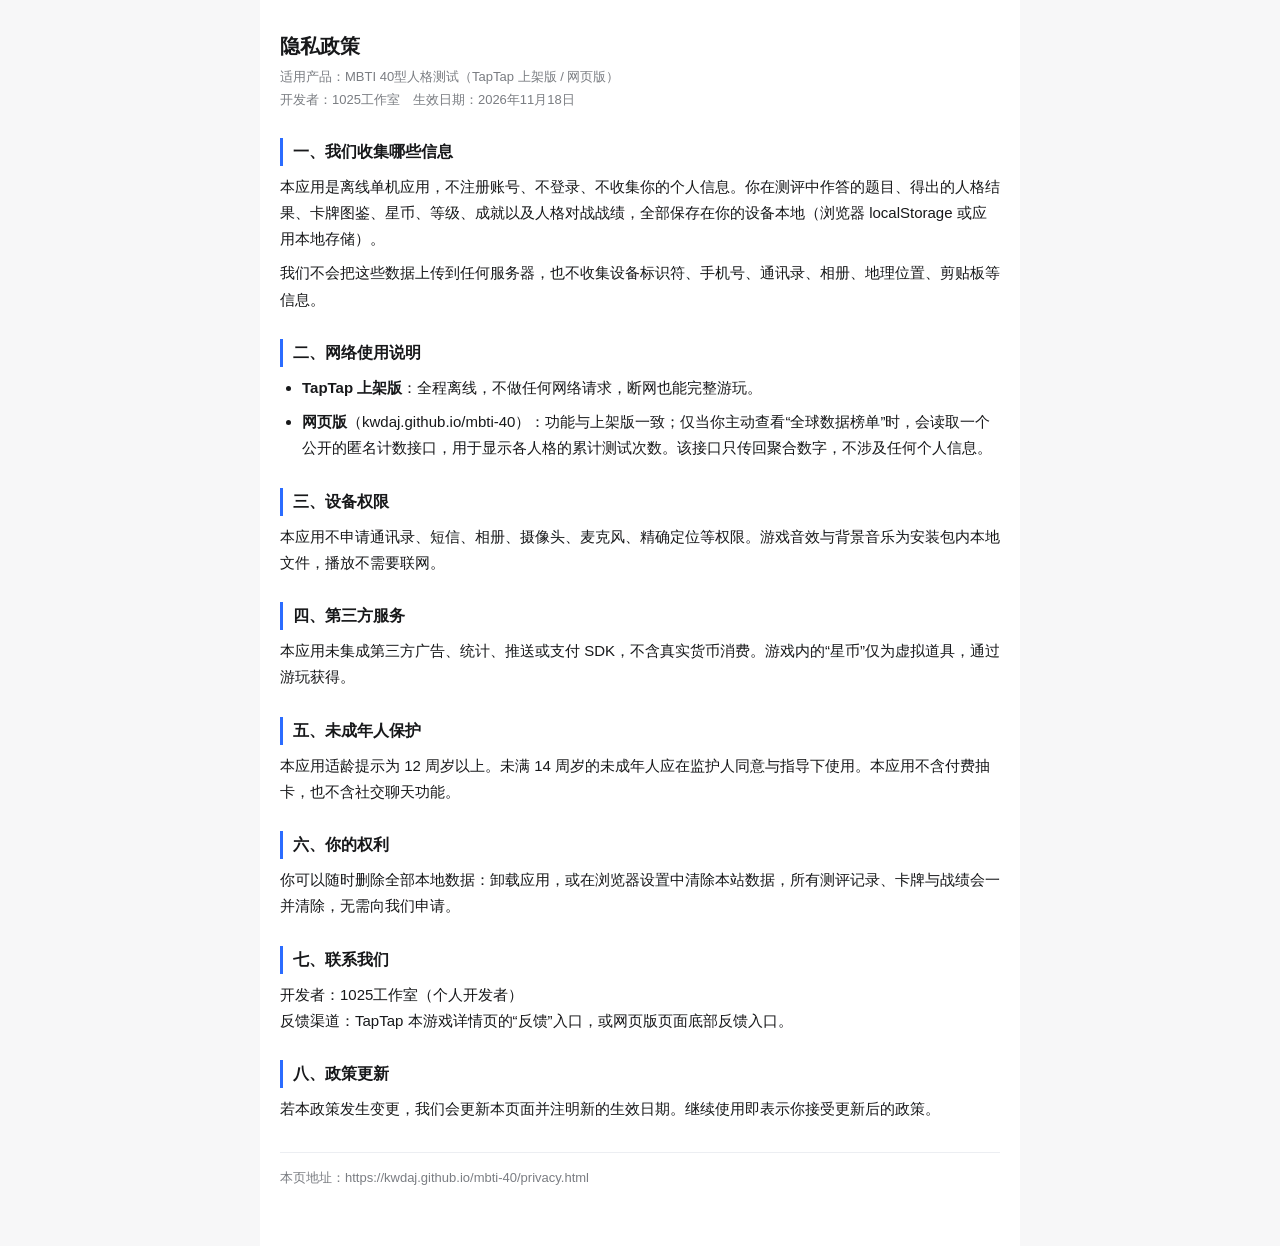
<file: privacy.html>
<!DOCTYPE html>
<html lang="zh-CN">
<head>
<meta charset="utf-8">
<meta name="viewport" content="width=device-width,initial-scale=1,viewport-fit=cover">
<meta name="theme-color" content="#ffffff">
<title>隐私政策 · MBTI 40型人格测试</title>
<style>
*{box-sizing:border-box}
body{margin:0;padding:0;background:#f7f7f8;color:#17181a;font:16px/1.75 -apple-system,BlinkMacSystemFont,"PingFang SC","Microsoft YaHei",sans-serif;-webkit-text-size-adjust:100%;text-size-adjust:100%}
main{max-width:760px;margin:0 auto;padding:32px 20px calc(48px + env(safe-area-inset-bottom));background:#fff}
h1{font-size:20px;line-height:1.4;margin:0 0 6px}
.meta{color:#7a7d82;font-size:13px;margin:0 0 22px}
h2{font-size:16px;margin:26px 0 8px;padding-left:10px;border-left:3px solid #2b6cff}
p,li{margin:8px 0;font-size:15px}
ul{padding-left:22px;margin:6px 0}
a{color:#2b6cff;text-decoration:none;word-break:break-all}
.foot{margin-top:30px;padding-top:14px;border-top:1px solid #eceef2;color:#7a7d82;font-size:13px}
@media(max-width:480px){main{padding:24px 16px calc(40px + env(safe-area-inset-bottom))}h1{font-size:18px}}
</style>
</head>
<body>
<main>
<h1>隐私政策</h1>
<p class="meta">适用产品：MBTI 40型人格测试（TapTap 上架版 / 网页版）<br>开发者：1025工作室　生效日期：2026年11月18日</p>

<h2>一、我们收集哪些信息</h2>
<p>本应用是离线单机应用，不注册账号、不登录、不收集你的个人信息。你在测评中作答的题目、得出的人格结果、卡牌图鉴、星币、等级、成就以及人格对战战绩，全部保存在你的设备本地（浏览器 localStorage 或应用本地存储）。</p>
<p>我们不会把这些数据上传到任何服务器，也不收集设备标识符、手机号、通讯录、相册、地理位置、剪贴板等信息。</p>

<h2>二、网络使用说明</h2>
<ul>
<li><b>TapTap 上架版</b>：全程离线，不做任何网络请求，断网也能完整游玩。</li>
<li><b>网页版</b>（kwdaj.github.io/mbti-40）：功能与上架版一致；仅当你主动查看“全球数据榜单”时，会读取一个公开的匿名计数接口，用于显示各人格的累计测试次数。该接口只传回聚合数字，不涉及任何个人信息。</li>
</ul>

<h2>三、设备权限</h2>
<p>本应用不申请通讯录、短信、相册、摄像头、麦克风、精确定位等权限。游戏音效与背景音乐为安装包内本地文件，播放不需要联网。</p>

<h2>四、第三方服务</h2>
<p>本应用未集成第三方广告、统计、推送或支付 SDK，不含真实货币消费。游戏内的“星币”仅为虚拟道具，通过游玩获得。</p>

<h2>五、未成年人保护</h2>
<p>本应用适龄提示为 12 周岁以上。未满 14 周岁的未成年人应在监护人同意与指导下使用。本应用不含付费抽卡，也不含社交聊天功能。</p>

<h2>六、你的权利</h2>
<p>你可以随时删除全部本地数据：卸载应用，或在浏览器设置中清除本站数据，所有测评记录、卡牌与战绩会一并清除，无需向我们申请。</p>

<h2>七、联系我们</h2>
<p>开发者：1025工作室（个人开发者）<br>反馈渠道：TapTap 本游戏详情页的“反馈”入口，或网页版页面底部反馈入口。</p>

<h2>八、政策更新</h2>
<p>若本政策发生变更，我们会更新本页面并注明新的生效日期。继续使用即表示你接受更新后的政策。</p>

<p class="foot">本页地址：https://kwdaj.github.io/mbti-40/privacy.html</p>
</main>
</body>
</html>
</file>
